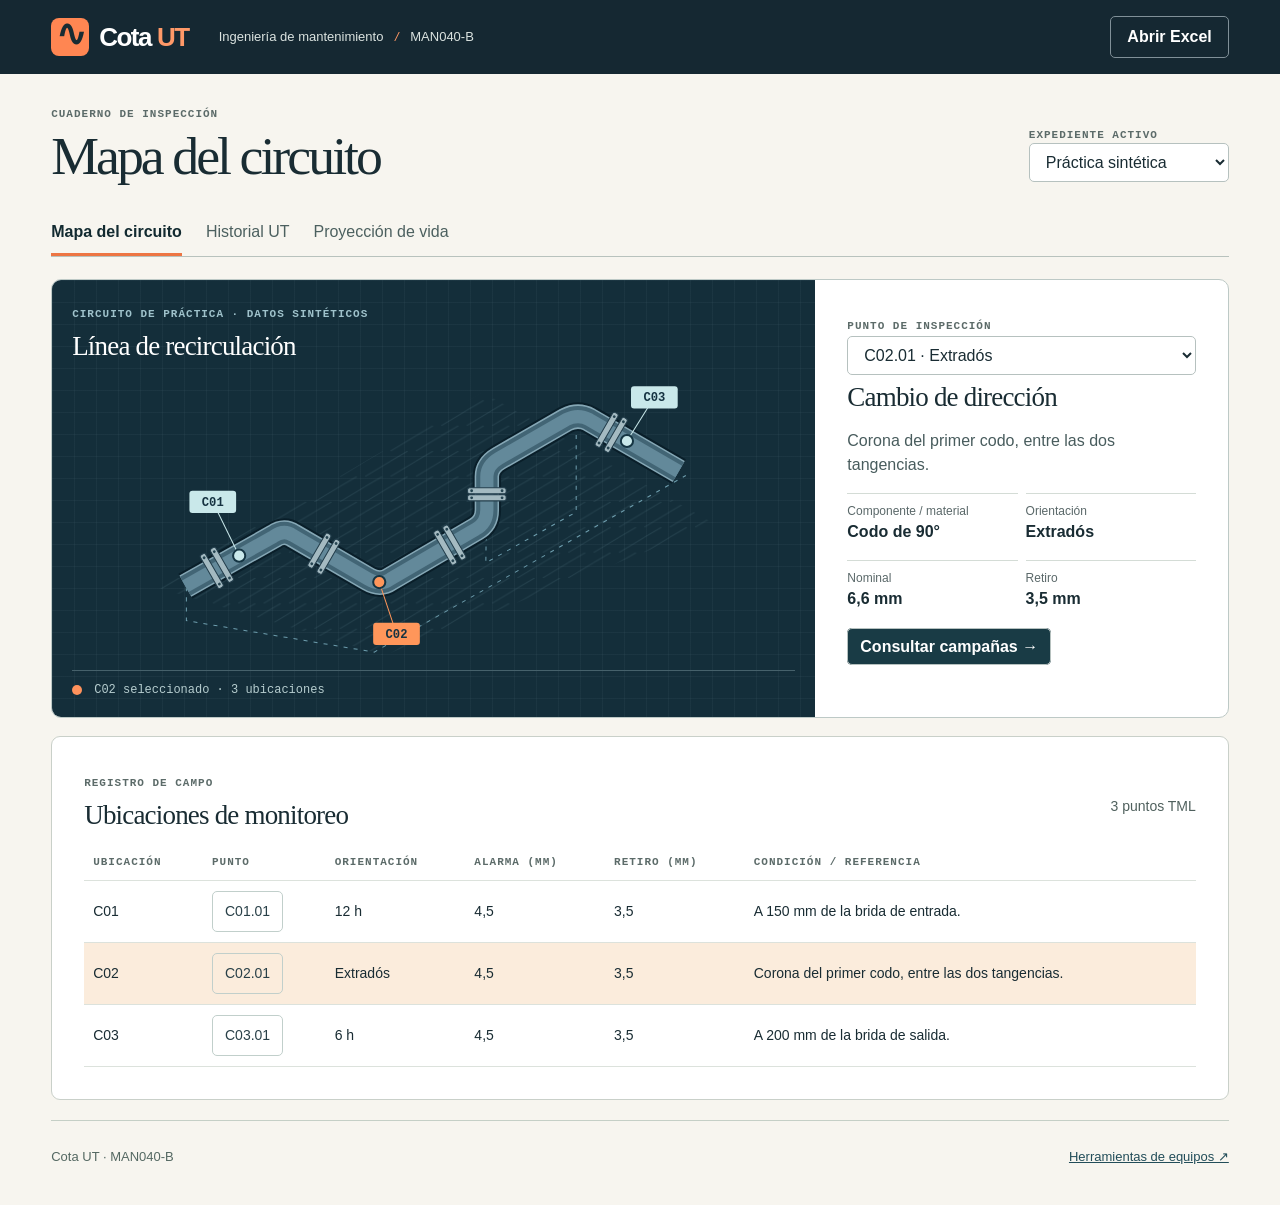
<file: cuaderno.html>
<!doctype html>
<html lang="es"><head><meta charset="utf-8"><meta name="viewport" content="width=device-width, initial-scale=1"><meta name="theme-color" content="#152832"><title>Cota UT · Cuaderno de inspección</title><link rel="stylesheet" href="mesa/estudio.css"><script defer src="js/jszip.min.js"></script><script type="module" src="mesa/estudio.mjs"></script></head>
<body><header><a class="brand" href="#/proyecto"><i aria-hidden="true">∿</i> Cota <b>UT</b></a><span class="course">Ingeniería de mantenimiento <em>/</em> MAN040-B</span><label class="open">Abrir Excel <input type="file" accept=".xlsx" id="file"></label></header>
<main><div class="intro"><div><p class="kicker">Cuaderno de inspección</p><h1 id="heading">Mapa del circuito</h1></div><div class="switch"><label for="case">Expediente activo</label><select id="case"><option value="demo">Práctica sintética</option></select></div></div>
<nav aria-label="Vistas del cuaderno"><a href="#/proyecto">Mapa del circuito</a><a href="#/historial">Historial UT</a><a href="#/proyeccion">Proyección de vida</a></nav>
<p id="status" role="status"></p><section id="workspace"></section>
<footer><span>Cota UT · MAN040-B</span><a id="download" hidden>Descargar Excel original</a><a href="herramientas.html#/equipos">Herramientas de equipos ↗</a></footer></main>
<dialog id="dialog"><form id="reading"><h2>Registrar campaña UT</h2><p id="target"></p><label>Fecha de medición<input required name="date" type="date"></label><label>Espesor medido (mm)<input required name="mm" type="number" min="0.001" step="any"></label><label>Origen de la lectura<input required name="origin" maxlength="120"></label><p id="error" role="alert"></p><button type="button" id="cancel">Cancelar</button> <button class="primary">Guardar lectura</button></form></dialog></body></html>
</file>
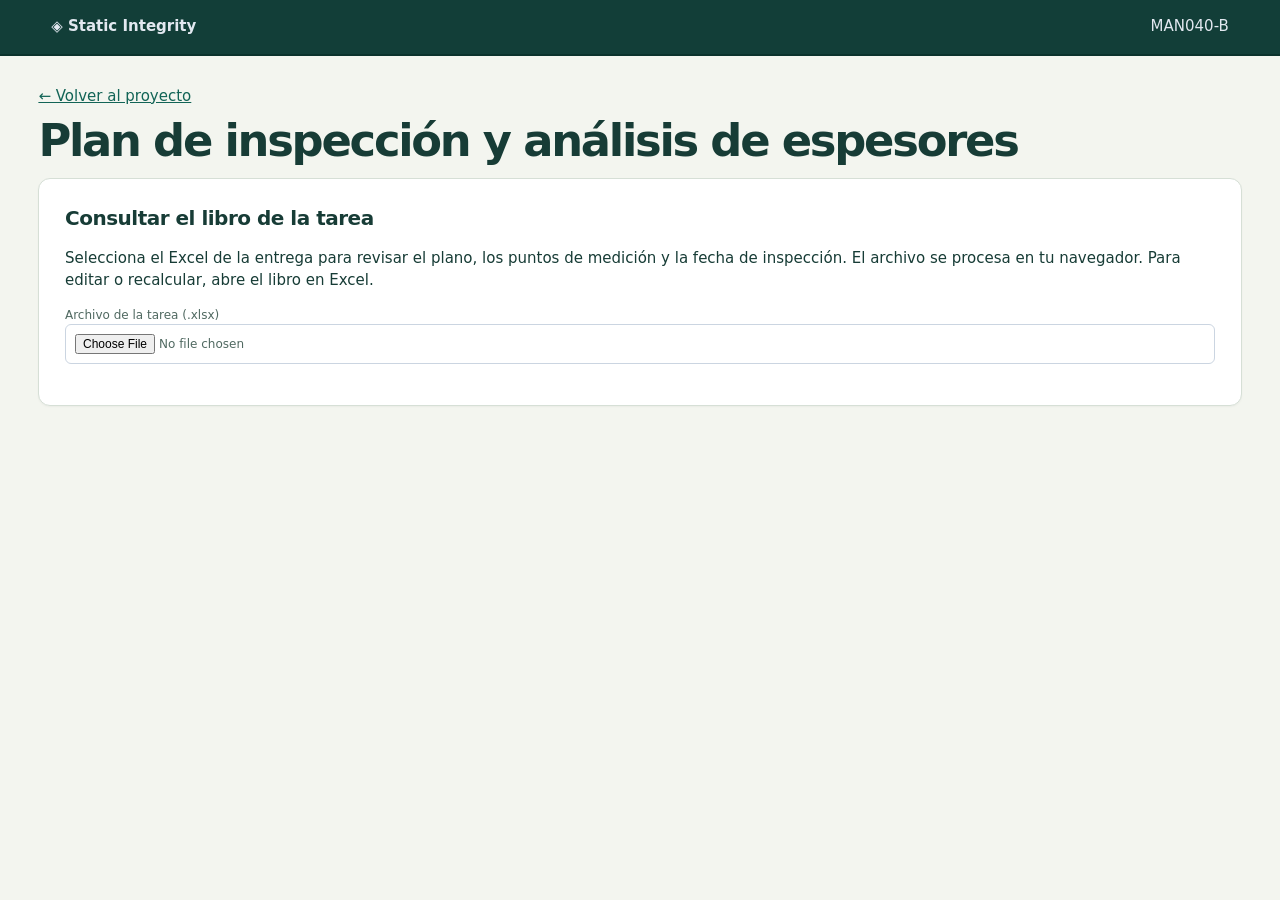
<file: tarea.html>
<!doctype html><html lang="es"><meta charset="utf-8"><meta name="viewport" content="width=device-width,initial-scale=1"><title>Entrega académica · Static Integrity</title><link rel="stylesheet" href="css/style.css"><header class="top"><strong>◈ Static Integrity</strong><span>MAN040-B</span></header><main><a href="./#/proyecto">← Volver al proyecto</a><h1>Plan de inspección y análisis de espesores</h1><article class="card"><h2>Consultar el libro de la tarea</h2><p>Selecciona el Excel de la entrega para revisar el plano, los puntos de medición y la fecha de inspección. El archivo se procesa en tu navegador. Para editar o recalcular, abre el libro en Excel.</p><label>Archivo de la tarea (.xlsx) <input id="file" type="file" accept=".xlsx"></label><p id="message" role="status"></p></article><section id="result"></section></main><script src="js/proyeccion.js"></script><script src="js/jszip.min.js"></script><script type="module" src="js/tarea.mjs"></script></html>
</file>
<file: mesa/estudio.css>
*{box-sizing:border-box}body{margin:0;background:#f7f5ef;color:#192c33;font:16px/1.5 "Segoe UI",Arial,sans-serif}header{min-height:74px;display:flex;align-items:center;gap:30px;padding:12px max(4vw,20px);background:#152832;color:#fff}.brand{display:inline-flex;gap:6px;align-items:center;font-weight:700;font-size:26px;letter-spacing:-1.5px;color:white;text-decoration:none}.brand i{background:#ff8652;color:#192c33;border-radius:8px;width:38px;height:38px;display:grid;place-content:center;font:700 36px/1 monospace;margin-right:4px}.brand b{color:#ff9968}.course{font-size:13px;color:#dbe3e0}.course em{color:#ff9864;margin:0 8px}.open{margin-left:auto;border:1px solid #809098;padding:8px 16px;border-radius:5px;cursor:pointer;font-weight:600;position:relative}.open input{position:absolute;inset:0;opacity:0;width:100%;cursor:pointer}.open:focus-within{outline:3px solid orange}main{max-width:1490px;margin:auto;padding:32px max(4vw,20px) 12px}.intro,footer,.pane-head,.actions,.legend{display:flex;align-items:center;justify-content:space-between;gap:12px}.kicker,.micro,th,.switch label{font:650 11px/1.5 Consolas,monospace;text-transform:uppercase;letter-spacing:.09em;color:#5c6b69}.kicker{margin:0}h1{font:500 clamp(36px,4.2vw,68px)/1.04 Georgia,serif;letter-spacing:-.055em;margin:6px 0 19px}h2{font:500 27px/1.15 Georgia,serif;letter-spacing:-.03em;margin:7px 0 13px}h3{font-size:18px;margin:0}.switch label,dialog label{display:block}.switch select{min-width:200px}select,input,button,.button{background:#fff;padding:9px 12px;border:1px solid #b6c1bf;border-radius:5px;color:inherit;font:inherit}button,.button,select{cursor:pointer}button:hover,.button:hover{border-color:#193b45}.primary,.button{background:#193b45;color:white;text-decoration:none;font-weight:600}nav{display:flex;gap:24px;border-bottom:1px solid #b8c2bd;margin:5px 0 22px;overflow:auto}nav a{padding:12px 0;color:#4c605f;text-decoration:none;white-space:nowrap}nav a[aria-current]{color:#122a30;font-weight:700;box-shadow:inset 0 -3px #ed7543}.split{display:grid;grid-template-columns:minmax(0,1.85fr) minmax(285px,1fr);border:1px solid #bdc9c6;background:white;border-radius:10px;overflow:hidden}.board{background-color:#142e3a;background-image:linear-gradient(#63818d19 1px,transparent 1px),linear-gradient(90deg,#63818d19 1px,transparent 1px);background-size:22px 22px;color:#e5f1ee;padding:20px;min-width:0}.board .micro{color:#9fc2cb}.board .pane-head{align-items:flex-start}.board h2{color:white}.blueprint{display:block;width:100%;height:clamp(245px,23vw,360px)}.blueprint [role=button]{cursor:pointer}.blueprint [role=button]:focus circle{stroke:white;stroke-width:4}.board .legend{justify-content:flex-start;border-top:1px solid #46616b;padding-top:12px;color:#b6cdcf;font:12px monospace}.dot{width:10px;height:10px;border-radius:50%;background:#ff925c;display:inline-block}.detail,.panel{padding:clamp(20px,2.5vw,34px)}.panel{border:1px solid #c9d0c9;background:white;border-radius:9px;margin-top:18px}.detail select{width:100%}.detail p{color:#485c5d}.detail dl,.readout{display:grid;grid-template-columns:1fr 1fr;gap:8px}.detail dt,.readout span{font-size:12px;color:#5a6869}.detail dd{margin:0;font-weight:600}.detail dl>div{border-top:1px solid #d4dcd6;padding:8px 0}.strip{display:flex;gap:12px;flex-wrap:wrap;margin-top:14px}.chip{border:1px solid #c1cfcb;background:transparent;color:#294048}.chip[aria-pressed=true]{background:#173d4a;color:white}.actions{justify-content:flex-start;flex-wrap:wrap;margin-top:18px}.readout{grid-template-columns:repeat(4,1fr);margin:18px 0}.readout>div{border-left:2px solid #e58c60;padding:0 14px}.readout b{display:block;font:600 clamp(18px,2vw,28px)/1.5 Consolas,monospace}.table-wrap{overflow-x:auto}table{width:100%;border-collapse:collapse;text-align:left}td,th{padding:10px 9px;border-bottom:1px solid #dce2dc;white-space:nowrap}td{font-size:14px}tbody tr.active{background:#fbecdc}.source,.note{color:#4f605d;font-size:14px}.note{padding:12px 16px;background:#faf0dc;border-left:3px solid #bc7232}.forecast{width:100%;height:auto;max-height:320px}.forecast text{fill:#53635e;font:13px monospace}.chartkey{font-size:13px;color:#435d60}.picture{display:block;width:100%;max-height:340px;object-fit:contain;background:white}.plot-hold{position:relative;background:white}.plot-hold img{width:100%;display:block}.marker{position:absolute;transform:translate(-50%,-50%);border-radius:50%;width:19px;height:19px;padding:0;border:2px solid white;background:#277caf}.marker[aria-pressed=true]{background:#ff702e;outline:2px solid black}dialog{border:0;border-radius:8px;width:min(440px,94vw);padding:26px}dialog::backdrop{background:#122b37aa}dialog input{width:100%;margin:4px 0 12px}footer{padding:26px 0;margin-top:20px;border-top:1px solid #c5cfc6;font-size:13px;color:#546862}footer a,a{color:#224d59}[hidden],#status:empty{display:none}#status{background:#e3ede8;padding:10px 14px}.missing{padding:20px}.mode-controls{display:flex;gap:18px;flex-wrap:wrap;align-items:end}.mode-controls label{display:grid;font-size:13px}.ret{color:#af5137}.topic{font-size:14px;color:#526662}.blueprint text{font:12px Consolas,monospace;fill:#d3e7eb}.board a{color:#e5f1ee}a:focus-visible,button:focus-visible,select:focus-visible{outline:3px solid #da783f;outline-offset:2px}@media(max-width:800px){.split{grid-template-columns:1fr}.course{display:none}.intro{align-items:flex-start;flex-wrap:wrap}.switch{margin-bottom:10px}.readout{grid-template-columns:1fr 1fr}.board{padding:16px}nav{gap:18px}footer{flex-wrap:wrap}}@media(max-width:480px){main{padding:22px 14px}header{padding:10px 14px}.blueprint{height:225px}.panel,.detail{padding:16px}.pane-head{flex-wrap:wrap}nav a{font-size:14px}.intro h1{margin-bottom:10px}}
.blueprint g[role=button]{pointer-events:bounding-box}
</file>
<file: css/style.css>
:root{--bg:#f1f5f9;--card:#fff;--ink:#0f172a;--mut:#64748b;--line:#e2e8f0;--pri:#0369a1;--ok:#16a34a;--warn:#d97706;--bad:#dc2626;--venc:#9333ea;--info:#475569}
*{box-sizing:border-box}body{margin:0;font:14px/1.45 system-ui,Segoe UI,Arial,sans-serif;background:var(--bg);color:var(--ink)}
.top{display:flex;align-items:center;gap:24px;background:#0f172a;color:#e2e8f0;padding:10px 20px;position:sticky;top:0;z-index:5;flex-wrap:wrap}
.brand b{display:block;font-size:16px;color:#fff}.brand span{font-size:11px;color:#94a3b8}
nav a{color:#cbd5e1;text-decoration:none;padding:6px 12px;border-radius:6px;margin-right:2px}nav a:hover{background:#1e293b}nav a.on{background:var(--pri);color:#fff}
main{max-width:1280px;margin:0 auto;padding:20px}.loading{padding:40px;text-align:center;color:var(--mut)}
h1{font-size:22px;margin:0 0 4px}h2{font-size:16px;margin:0 0 10px}h3{font-size:14px;margin:12px 0 6px}.sub{color:var(--mut);margin:0 0 16px}
.card{background:var(--card);border:1px solid var(--line);border-radius:10px;padding:16px;margin-bottom:16px;box-shadow:0 1px 2px rgba(0,0,0,.04)}
.grid{display:grid;gap:12px}.g2{grid-template-columns:repeat(auto-fit,minmax(340px,1fr))}.g3{grid-template-columns:repeat(auto-fit,minmax(220px,1fr))}.g5{grid-template-columns:repeat(auto-fit,minmax(170px,1fr))}.g4{grid-template-columns:repeat(auto-fit,minmax(180px,1fr))}
.kpi{cursor:pointer;border-left:6px solid var(--line)}.kpi b{font-size:26px;display:block}.kpi.sel{outline:2px solid var(--pri)}
table{width:100%;border-collapse:collapse}th{font-size:11px;text-transform:uppercase;letter-spacing:.04em;color:var(--mut);text-align:left;padding:6px 8px;border-bottom:1px solid var(--line);white-space:nowrap}
td{padding:6px 8px;border-bottom:1px solid #f1f5f9;vertical-align:top}tr.click{cursor:pointer}tr.click:hover{background:#f8fafc}.num{text-align:right;font-variant-numeric:tabular-nums}
.tw{overflow-x:auto}
label{display:block;font-size:12px;color:var(--mut);margin-bottom:2px}input,select,textarea{width:100%;padding:6px 8px;border:1px solid #cbd5e1;border-radius:6px;font:inherit;background:#fff}
input:focus,select:focus,textarea:focus{outline:2px solid #bae6fd;border-color:var(--pri)}
.btn{background:var(--pri);color:#fff;border:0;border-radius:6px;padding:7px 14px;font:inherit;cursor:pointer}.btn:hover{filter:brightness(1.1)}
.btn.ghost{background:#fff;color:var(--ink);border:1px solid #cbd5e1}.btn.danger{background:var(--bad)}.btn.sm{padding:3px 8px;font-size:12px}
.row{display:flex;gap:8px;align-items:end;flex-wrap:wrap}.row>*{flex:1;min-width:110px}.row>.btn{flex:0 0 auto}
.badge{display:inline-block;padding:2px 9px;border-radius:999px;font-size:12px;font-weight:600;color:#fff;white-space:nowrap}
.s-normal{background:var(--ok)}.s-alerta{background:var(--warn)}.s-bajo_minimo{background:var(--bad)}.s-vencida{background:var(--venc)}.s-info_insuficiente{background:var(--info)}
.l-Bajo{background:#22c55e}.l-Medio{background:#facc15;color:#422006}.l-Medio-Alto{background:#f97316}.l-Alto{background:#dc2626}
.kpi.s-normal{border-left-color:var(--ok)}.kpi.s-alerta{border-left-color:var(--warn)}.kpi.s-bajo_minimo{border-left-color:var(--bad)}.kpi.s-vencida{border-left-color:var(--venc)}.kpi.s-info_insuficiente{border-left-color:var(--info)}
.kpi[class*="s-"]{background:#fff}
.matrix{display:grid;grid-template-columns:34px repeat(5,1fr);gap:3px;max-width:560px}.cell{min-height:54px;border-radius:4px;color:#fff;font-size:11px;padding:3px;text-align:center;display:flex;flex-direction:column;justify-content:center}
.cell.l-Medio{color:#422006}.axis{font-size:11px;color:var(--mut);display:flex;align-items:center;justify-content:center}
.note{background:#f8fafc;border-left:4px solid var(--pri);padding:8px 12px;margin:8px 0;font-size:13px}.note.warn{border-color:var(--warn);background:#fffbeb}.note.bad{border-color:var(--bad);background:#fef2f2}
.eq{font-family:Consolas,monospace;background:#f1f5f9;padding:6px 10px;border-radius:6px;display:inline-block;margin:4px 0}
.mut{color:var(--mut)}.small{font-size:12px}.right{text-align:right}.mb0{margin-bottom:0}
.schem{position:relative;display:inline-block;max-width:100%;border:1px solid var(--line);border-radius:8px;overflow:hidden;background:#f8fafc}.schem img{display:block;max-width:100%;height:auto}
.schem.pick{cursor:crosshair}.pin{position:absolute;transform:translate(-50%,-100%);background:var(--bad);color:#fff;font-size:11px;font-weight:700;padding:1px 6px;border-radius:4px;box-shadow:0 1px 3px rgba(0,0,0,.4);white-space:nowrap}.pin::after{content:"";position:absolute;left:50%;top:100%;transform:translateX(-50%);border:5px solid transparent;border-top-color:var(--bad)}
.pin.sel{background:var(--pri)}.pin.sel::after{border-top-color:var(--pri)}
.toast{position:fixed;bottom:20px;right:20px;background:#0f172a;color:#fff;padding:10px 16px;border-radius:8px;z-index:20;max-width:420px}
.ok{color:var(--ok);font-weight:700}.fail{color:var(--bad);font-weight:700}
.tabs{display:flex;gap:4px;margin-bottom:12px;flex-wrap:wrap}.tabs a{padding:6px 12px;border-radius:6px;background:#e2e8f0;color:var(--ink);text-decoration:none;font-size:13px}.tabs a.on{background:var(--pri);color:#fff}
svg text{font-family:inherit}

:root{--bg:#f3f5ef;--ink:#173c36;--mut:#506961;--line:#d6dfd6;--pri:#126456}
body{font-family:"Segoe UI",system-ui,sans-serif;font-size:15px}
.top{background:#123e38;padding:16px max(4vw,16px);justify-content:space-between;box-shadow:0 2px 0 #0b322c}
.brand{border-left:4px solid #c5ed92;padding-left:12px}.brand b{font-size:20px;letter-spacing:-.04em}.brand span{color:#d4e3d8}
nav{display:flex;flex-wrap:wrap;gap:2px}nav a{color:#e0ece4;padding:8px 10px}nav a.on{background:#d7eeb5;color:#173c36}nav a:hover{background:#28544c}
main{max-width:1350px;padding:32px max(3vw,16px)}h1{font-size:clamp(30px,3.5vw,50px);letter-spacing:-.05em;line-height:1.12;margin:8px 0 12px}h2{font-size:20px;letter-spacing:-.025em}.card,article{border-radius:12px;padding:clamp(16px,2vw,28px)}input,select{padding:9px}a{color:var(--pri)}.btn{text-decoration:none;display:inline-block;padding:9px 14px}th{background:#f0f5ee;color:#3a564e}td,th{padding:10px}
.project-head,.forecast{color:#f4f9ed;background:#163f38;border-radius:16px;padding:32px}.project-head{display:flex;align-items:center;justify-content:space-between;gap:24px;margin-bottom:18px;background:linear-gradient(110deg,#143d37,#24594c)}.project-head small,.forecast small,.eyebrow{font:600 12px "Segoe UI",sans-serif;letter-spacing:.08em}.eyebrow{color:#48665b}.project-head h1{max-width:630px}.project-head dl{display:flex;gap:24px}.project-head dd{margin:0;color:#d6efad;font-size:36px;font-weight:650}.project-head dt{font-size:13px}.action-link{display:inline-block;margin-top:10px;color:#173b32;background:#d6efad;border-radius:6px;padding:9px 16px;text-decoration:none;font-weight:650}.assignment,.filters{display:flex;align-items:center;gap:18px;justify-content:space-between}.assignment p{margin:0}.assignment .btn{white-space:nowrap}.filters label{flex:1}.filters select{margin-top:4px}.pro-grid{display:grid;grid-template-columns:2fr 1fr;gap:16px}.forecast{margin-bottom:16px}.forecast strong{display:block;font-size:clamp(28px,3.2vw,46px);color:#d6efad}.forecast p{padding-top:10px;border-top:1px solid #4b6c60}.trend{display:block;width:100%;max-height:370px}.trend text{fill:#425f53;font-size:13px}.keys{display:flex;gap:14px;flex-wrap:wrap;font-size:13px;color:#09645a}.ret{color:#9f3928}.alm{color:#896400}#result img{height:auto}.top+.loading{margin:20px auto}
@media(max-width:850px){.top{position:static}.project-head,.assignment,.filters{align-items:stretch;flex-direction:column}.project-head dl{margin:0}.pro-grid{grid-template-columns:1fr}.g2{grid-template-columns:minmax(0,1fr)}.top nav{width:100%}nav a{padding:6px 8px}.project-head{padding:22px}.btn{white-space:normal}}
</file>
